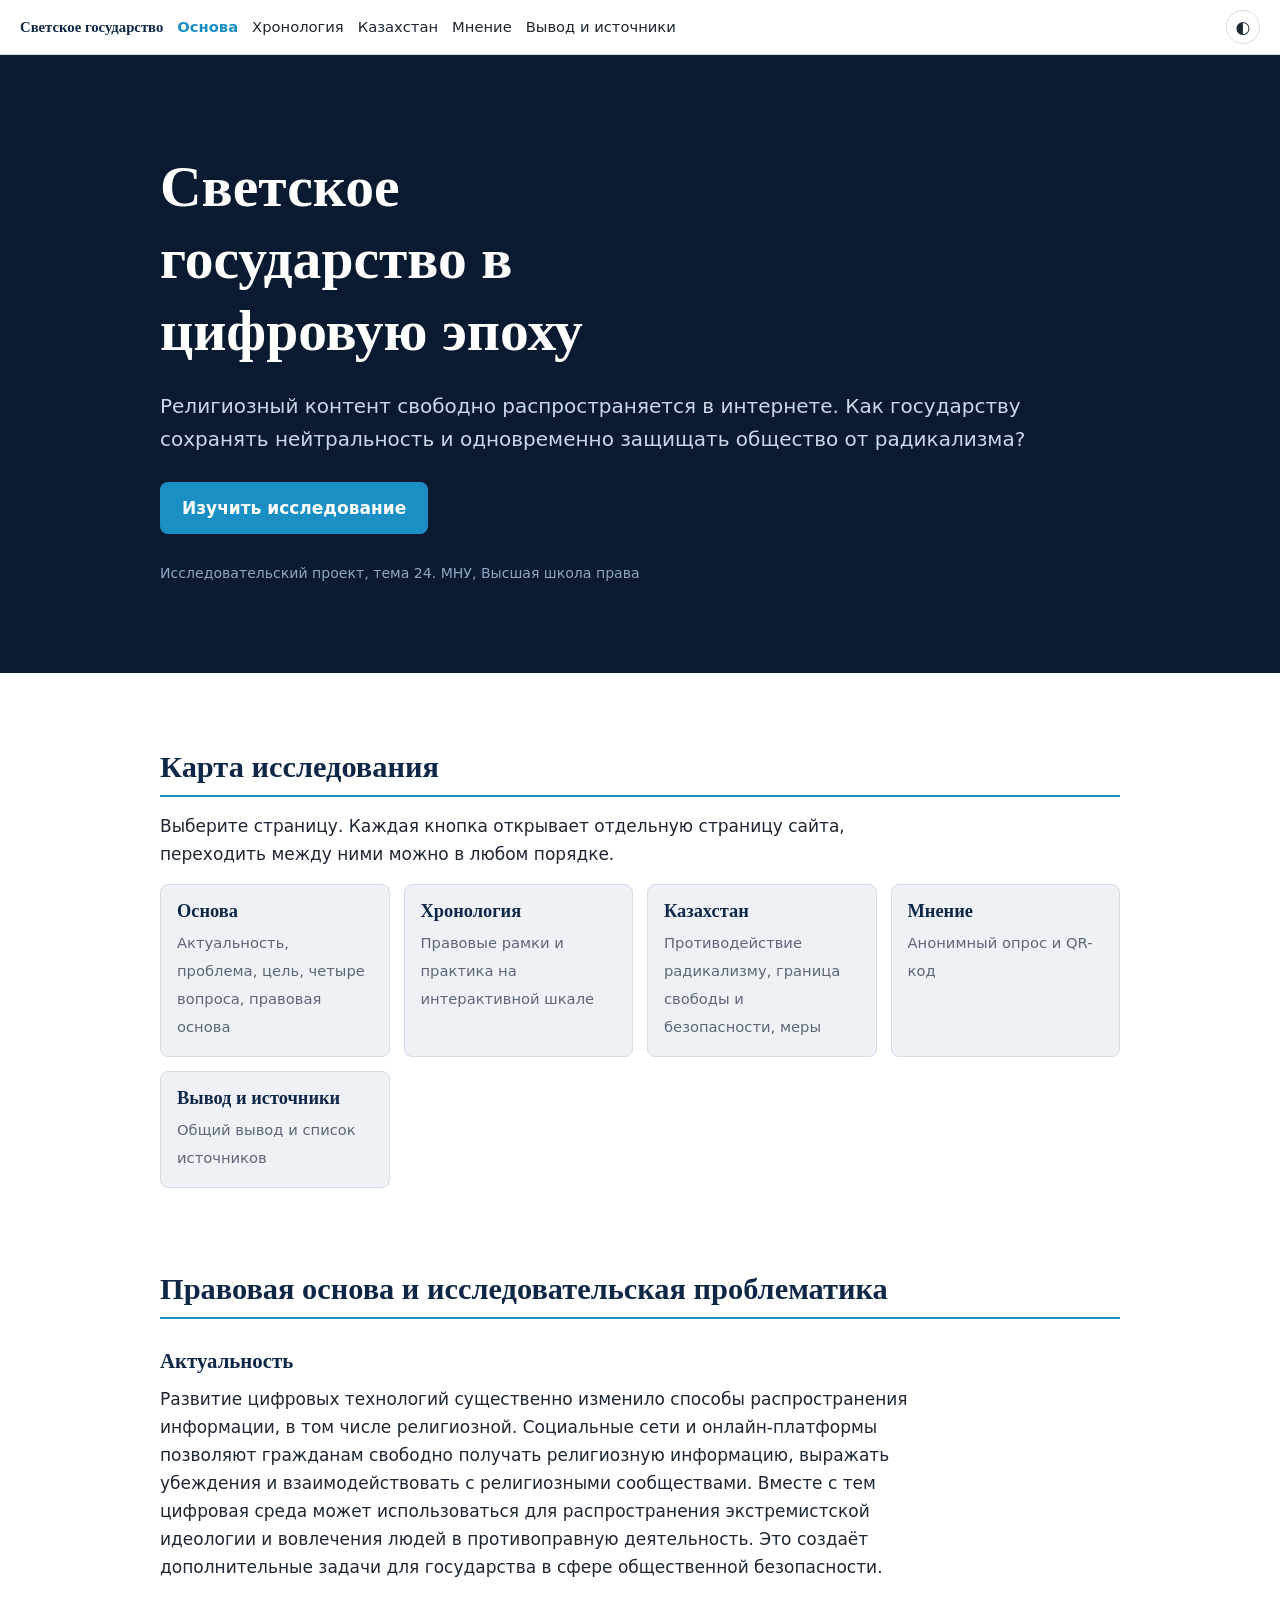
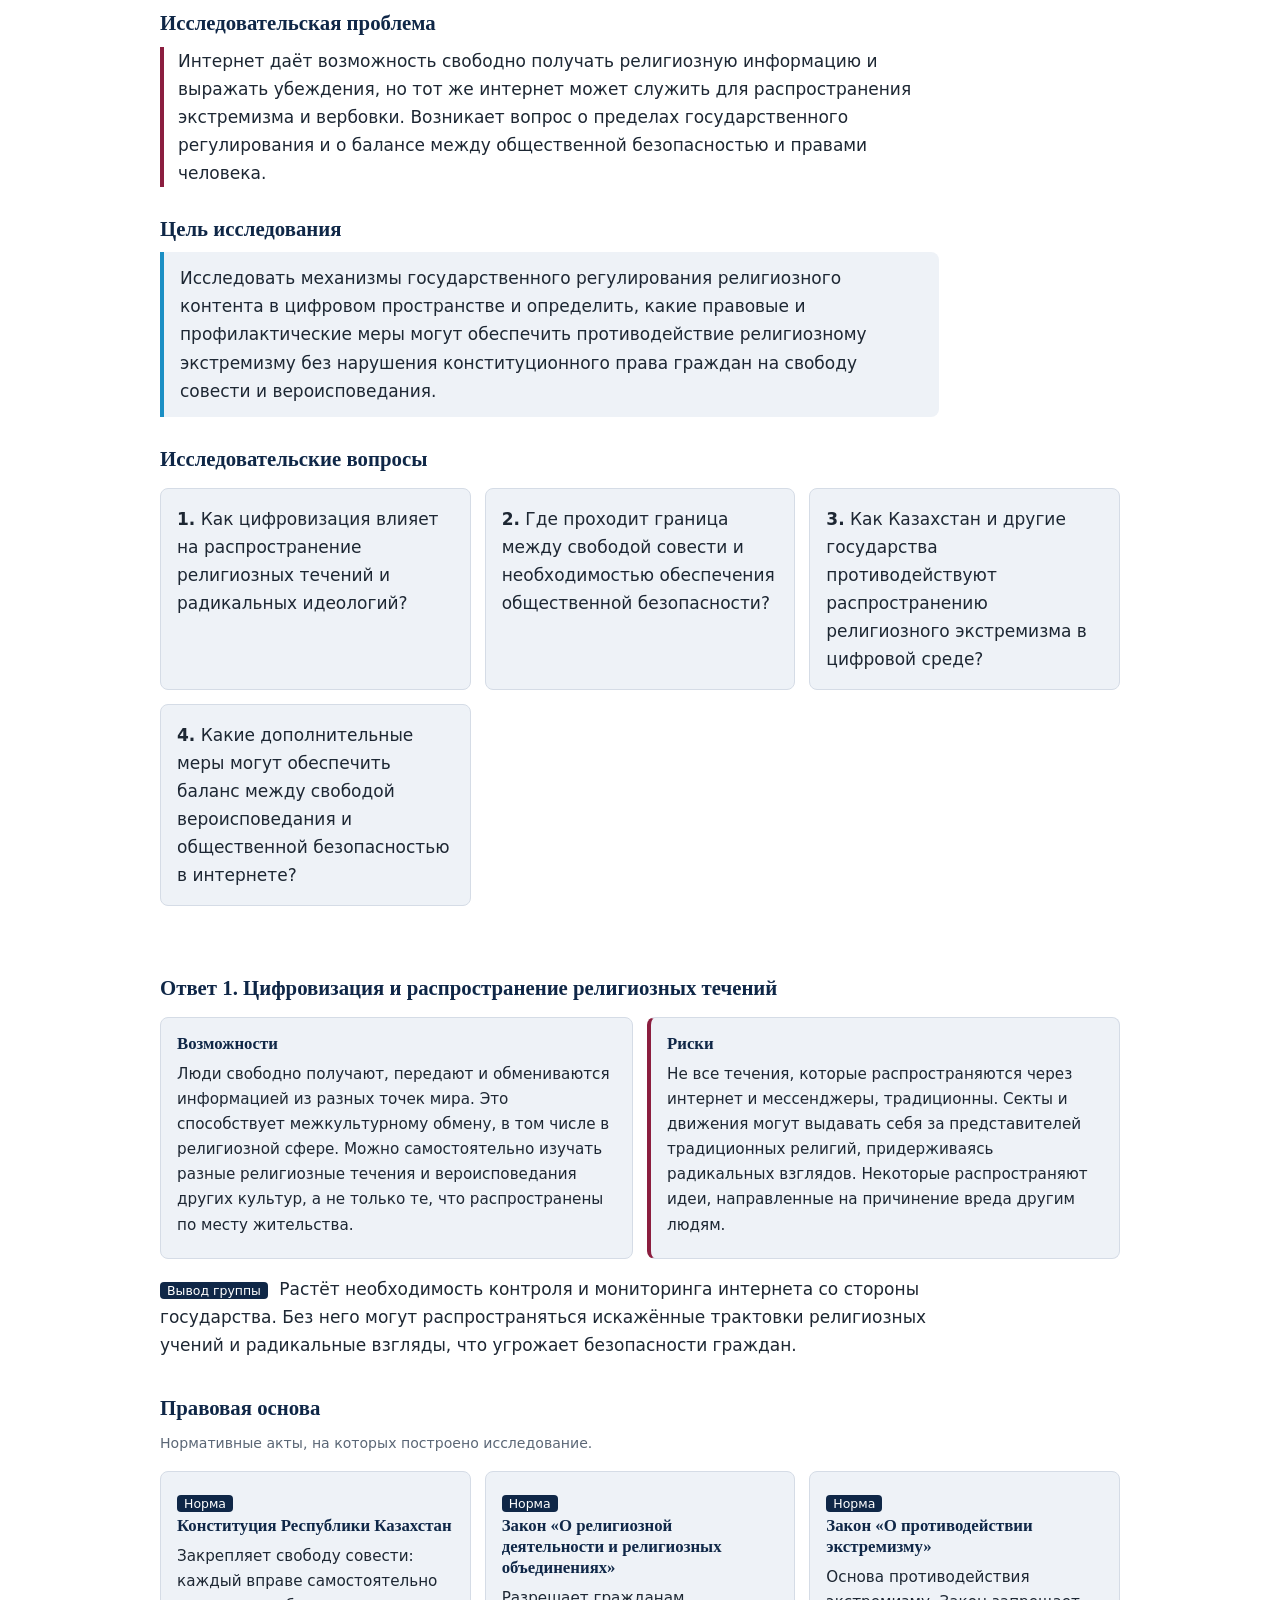
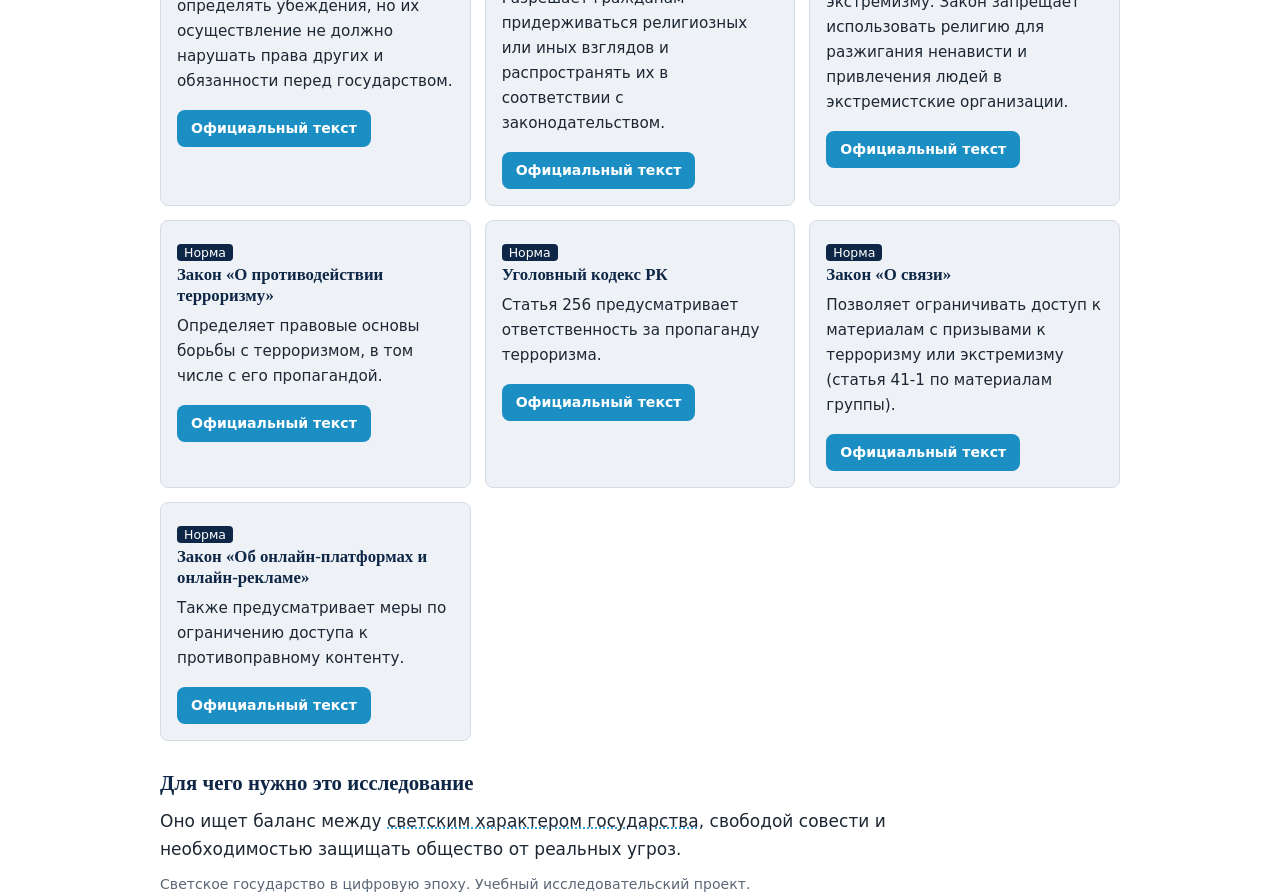
<file: index.html>
<!doctype html>
<html lang="ru">
<head>
<meta charset="utf-8">
<meta name="viewport" content="width=device-width,initial-scale=1">
<title>Основа | Светское государство в цифровую эпоху</title>
<meta name="description" content="Исследовательский проект: как государству сохранять нейтральность и защищать общество от радикализма в интернете.">
<link rel="stylesheet" href="style.css">
</head>
<body>
<div id="bar"></div>
<header class="nav"><a href="index.html" class="logo">Светское государство</a>
<nav><a href="index.html" class="act" aria-current="page">Основа</a><a href="history.html">Хронология</a><a href="kazakhstan.html">Казахстан</a><a href="opinion.html">Мнение</a><a href="conclusion.html">Вывод и источники</a></nav>
<button id="theme" aria-label="Светлая или тёмная тема">◐</button></header>
<section class="hero" id="top"><div class="w">
<h1>Светское государство в цифровую эпоху</h1>
<p class="lead">Религиозный контент свободно распространяется в интернете. Как государству сохранять нейтральность и одновременно защищать общество от радикализма?</p>
<a class="btn" href="#hub">Изучить исследование</a>
<p class="sm">Исследовательский проект, тема 24. МНУ, Высшая школа права</p></div></section>
<section class="w" id="hub"><h2>Карта исследования</h2>
<p>Выберите страницу. Каждая кнопка открывает отдельную страницу сайта, переходить между ними можно в любом порядке.</p>
<div class="g hubg">
<a class="c q" href="#s1"><b>Основа</b><span>Актуальность, проблема, цель, четыре вопроса, правовая основа</span></a>
<a class="c q" href="history.html"><b>Хронология</b><span>Правовые рамки и практика на интерактивной шкале</span></a>
<a class="c q" href="kazakhstan.html"><b>Казахстан</b><span>Противодействие радикализму, граница свободы и безопасности, меры</span></a>
<a class="c q" href="opinion.html"><b>Мнение</b><span>Анонимный опрос и QR-код</span></a>
<a class="c q" href="conclusion.html"><b>Вывод и источники</b><span>Общий вывод и список источников</span></a>
</div></section>

<main class="w">
<section id="s1" class="rv"><h2>Правовая основа и исследовательская проблематика</h2>
<h3>Актуальность</h3>
<p>Развитие цифровых технологий существенно изменило способы распространения информации, в том числе религиозной. Социальные сети и онлайн-платформы позволяют гражданам свободно получать религиозную информацию, выражать убеждения и взаимодействовать с религиозными сообществами. Вместе с тем цифровая среда может использоваться для распространения экстремистской идеологии и вовлечения людей в противоправную деятельность. Это создаёт дополнительные задачи для государства в сфере общественной безопасности.</p>
<h3>Исследовательская проблема</h3>
<p class="warn">Интернет даёт возможность свободно получать религиозную информацию и выражать убеждения, но тот же интернет может служить для распространения экстремизма и вербовки. Возникает вопрос о пределах государственного регулирования и о балансе между общественной безопасностью и правами человека.</p>
<h3>Цель исследования</h3>
<p class="goal">Исследовать механизмы государственного регулирования религиозного контента в цифровом пространстве и определить, какие правовые и профилактические меры могут обеспечить противодействие религиозному экстремизму без нарушения конституционного права граждан на свободу совести и вероисповедания.</p>
<h3>Исследовательские вопросы</h3>
<div class="g">
<a class="c q" href="#q1"><b>1.</b> Как цифровизация влияет на распространение религиозных течений и радикальных идеологий?</a>
<a class="c q" href="kazakhstan.html#q2"><b>2.</b> Где проходит граница между свободой совести и необходимостью обеспечения общественной безопасности?</a>
<a class="c q" href="kazakhstan.html#q3"><b>3.</b> Как Казахстан и другие государства противодействуют распространению религиозного экстремизма в цифровой среде?</a>
<a class="c q" href="kazakhstan.html#q4"><b>4.</b> Какие дополнительные меры могут обеспечить баланс между свободой вероисповедания и общественной безопасностью в интернете?</a>
</div>

<article id="q1" class="ans"><h3>Ответ 1. Цифровизация и распространение религиозных течений</h3>
<div class="g2">
<div class="c"><h4>Возможности</h4><p>Люди свободно получают, передают и обмениваются информацией из разных точек мира. Это способствует межкультурному обмену, в том числе в религиозной сфере. Можно самостоятельно изучать разные религиозные течения и вероисповедания других культур, а не только те, что распространены по месту жительства.</p></div>
<div class="c red"><h4>Риски</h4><p>Не все течения, которые распространяются через интернет и мессенджеры, традиционны. Секты и движения могут выдавать себя за представителей традиционных религий, придерживаясь радикальных взглядов. Некоторые распространяют идеи, направленные на причинение вреда другим людям.</p></div></div>
<p><em class="t">Вывод группы</em> Растёт необходимость контроля и мониторинга интернета со стороны государства. Без него могут распространяться искажённые трактовки религиозных учений и радикальные взгляды, что угрожает безопасности граждан.</p></article>

<h3>Правовая основа</h3>
<p class="sm">Нормативные акты, на которых построено исследование.</p>
<div class="g law">
<div class="c"><em class="t">Норма</em><h4>Конституция Республики Казахстан</h4><p>Закрепляет свободу совести: каждый вправе самостоятельно определять убеждения, но их осуществление не должно нарушать права других и обязанности перед государством.</p><a class="btn s" target="_blank" rel="noopener" href="https://www.akorda.kz/ru/konstituciya-respubliki-kazahstan-3053339">Официальный текст</a></div>
<div class="c"><em class="t">Норма</em><h4>Закон «О религиозной деятельности и религиозных объединениях»</h4><p>Разрешает гражданам придерживаться религиозных или иных взглядов и распространять их в соответствии с законодательством.</p><a class="btn s" target="_blank" rel="noopener" href="https://old.adilet.zan.kz/rus/docs/Z1100000483">Официальный текст</a></div>
<div class="c"><em class="t">Норма</em><h4>Закон «О противодействии экстремизму»</h4><p>Основа противодействия экстремизму. Закон запрещает использовать религию для разжигания ненависти и привлечения людей в экстремистские организации.</p><a class="btn s" target="_blank" rel="noopener" href="https://adilet.zan.kz/rus/docs/Z050000031_?utm_source">Официальный текст</a></div>
<div class="c"><em class="t">Норма</em><h4>Закон «О противодействии терроризму»</h4><p>Определяет правовые основы борьбы с терроризмом, в том числе с его пропагандой.</p><a class="btn s" target="_blank" rel="noopener" href="https://adilet.zan.kz/rus/docs/Z990000416_?utm_source">Официальный текст</a></div>
<div class="c"><em class="t">Норма</em><h4>Уголовный кодекс РК</h4><p>Статья 256 предусматривает ответственность за пропаганду терроризма.</p><a class="btn s" target="_blank" rel="noopener" href="https://adilet.zan.kz/rus/docs/K1400000226">Официальный текст</a></div>
<div class="c"><em class="t">Норма</em><h4>Закон «О связи»</h4><p>Позволяет ограничивать доступ к материалам с призывами к терроризму или экстремизму (статья 41-1 по материалам группы).</p><a class="btn s" target="_blank" rel="noopener" href="https://adilet.zan.kz/rus/docs/Z040000567_">Официальный текст</a></div>
<div class="c"><em class="t">Норма</em><h4>Закон «Об онлайн-платформах и онлайн-рекламе»</h4><p>Также предусматривает меры по ограничению доступа к противоправному контенту.</p><a class="btn s" target="_blank" rel="noopener" href="https://adilet.zan.kz/rus/docs/Z2300000018">Официальный текст</a></div>
</div>
<h3>Для чего нужно это исследование</h3>
<p>Оно ищет баланс между <abbr title="Религия отделена от государства; каждый сам выбирает, какую религию исповедовать, или не исповедует никакой.">светским характером государства</abbr>, свободой совести и необходимостью защищать общество от реальных угроз.</p>
</section>
</main>
<footer class="w sm">Светское государство в цифровую эпоху. Учебный исследовательский проект.</footer>
<button id="up" hidden aria-label="Наверх">↑</button>
<script src="script.js"></script>
</body>
</html>
</file>
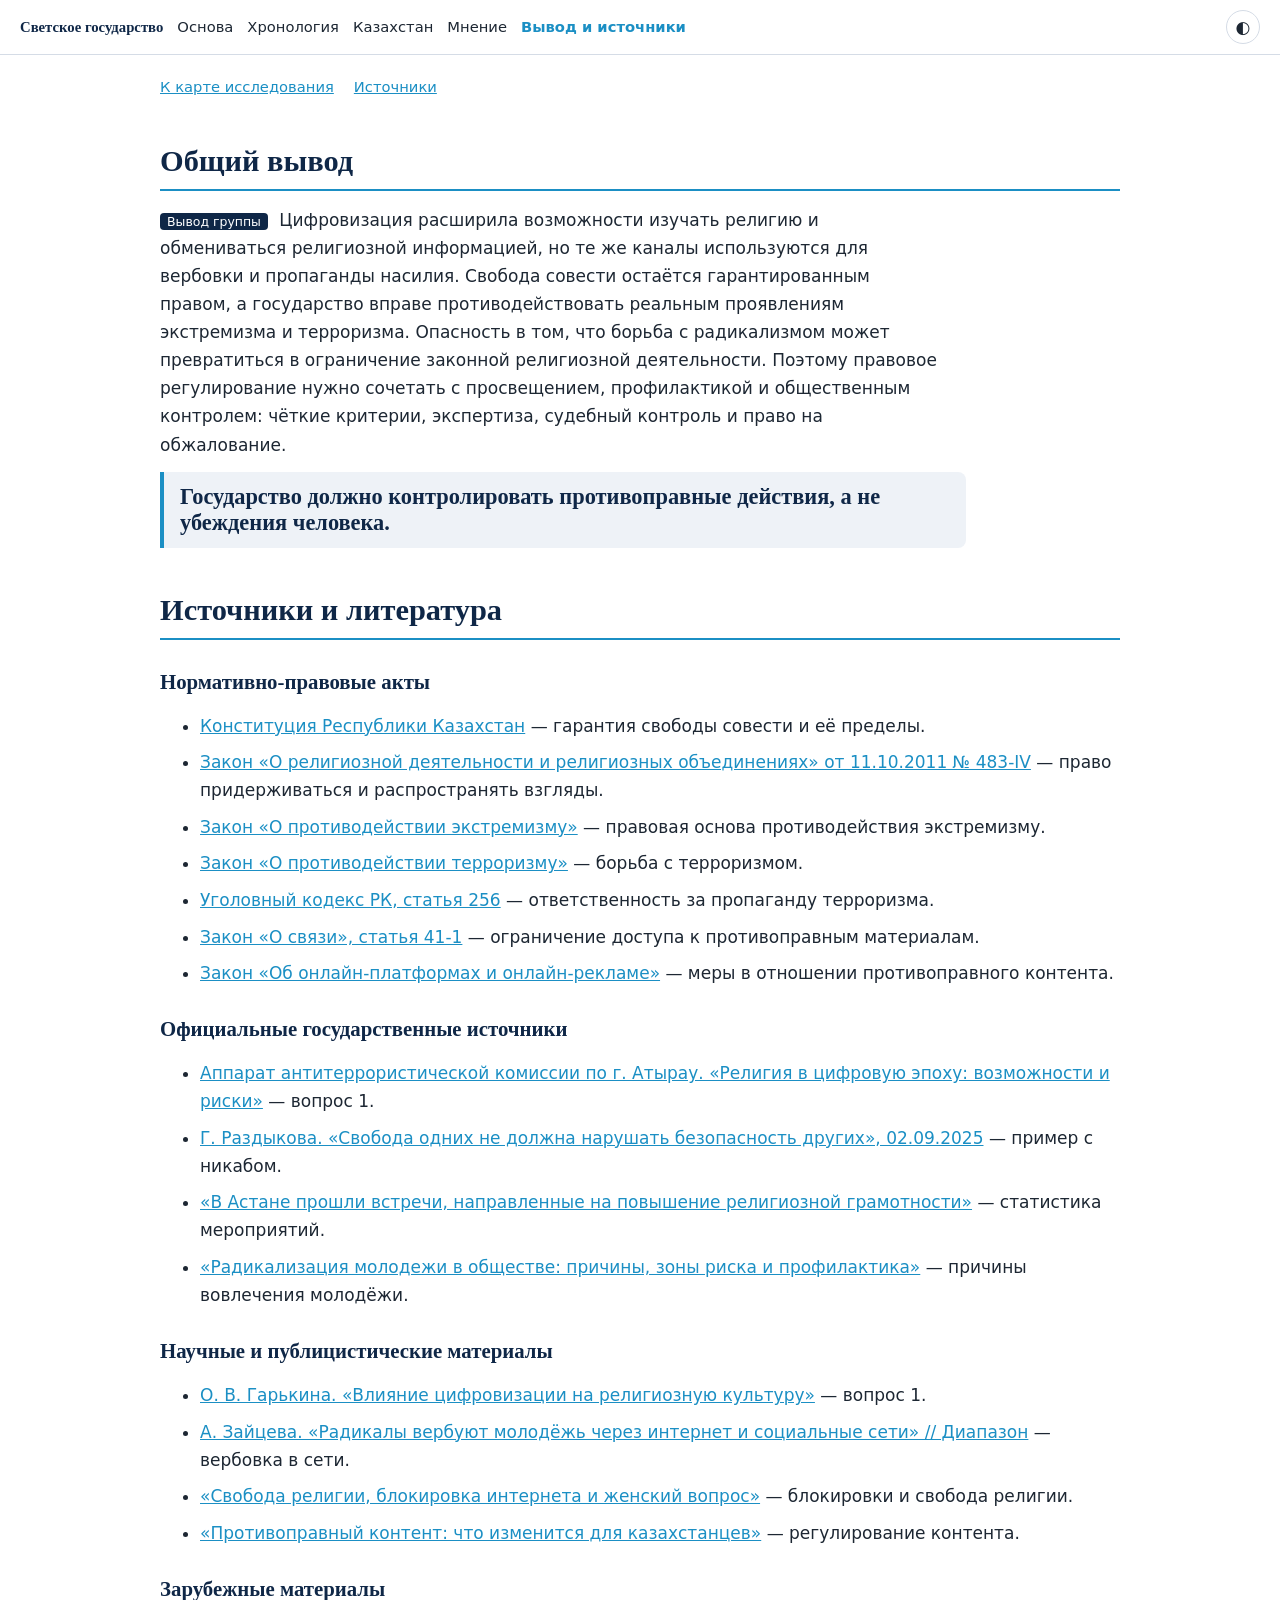
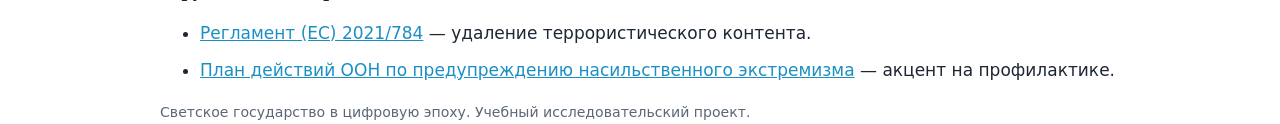
<file: conclusion.html>
<!doctype html>
<html lang="ru">
<head>
<meta charset="utf-8">
<meta name="viewport" content="width=device-width,initial-scale=1">
<title>Вывод и источники | Светское государство в цифровую эпоху</title>
<meta name="description" content="Исследовательский проект: как государству сохранять нейтральность и защищать общество от радикализма в интернете.">
<link rel="stylesheet" href="style.css">
</head>
<body>
<div id="bar"></div>
<header class="nav"><a href="index.html" class="logo">Светское государство</a>
<nav><a href="index.html">Основа</a><a href="history.html">Хронология</a><a href="kazakhstan.html">Казахстан</a><a href="opinion.html">Мнение</a><a href="conclusion.html" class="act" aria-current="page">Вывод и источники</a></nav>
<button id="theme" aria-label="Светлая или тёмная тема">◐</button></header>
<main class="w">
<p class="back"><a href="index.html#hub">К карте исследования</a><a href="conclusion.html#src">Источники</a></p>
<section id="end" class="rv"><h2>Общий вывод</h2>
<p><em class="t">Вывод группы</em> Цифровизация расширила возможности изучать религию и обмениваться религиозной информацией, но те же каналы используются для вербовки и пропаганды насилия. Свобода совести остаётся гарантированным правом, а государство вправе противодействовать реальным проявлениям экстремизма и терроризма. Опасность в том, что борьба с радикализмом может превратиться в ограничение законной религиозной деятельности. Поэтому правовое регулирование нужно сочетать с просвещением, профилактикой и общественным контролем: чёткие критерии, экспертиза, судебный контроль и право на обжалование.</p>
<p class="goal big">Государство должно контролировать противоправные действия, а не убеждения человека.</p></section>
<section id="src" class="rv"><h2>Источники и литература</h2>
<h3>Нормативно-правовые акты</h3><ul class="srcs">
<li><a target="_blank" rel="noopener" href="https://www.akorda.kz/ru/konstituciya-respubliki-kazahstan-3053339">Конституция Республики Казахстан</a> — гарантия свободы совести и её пределы.</li>
<li><a target="_blank" rel="noopener" href="https://old.adilet.zan.kz/rus/docs/Z1100000483">Закон «О религиозной деятельности и религиозных объединениях» от 11.10.2011 № 483-IV</a> — право придерживаться и распространять взгляды.</li>
<li><a target="_blank" rel="noopener" href="https://adilet.zan.kz/rus/docs/Z050000031_?utm_source">Закон «О противодействии экстремизму»</a> — правовая основа противодействия экстремизму.</li>
<li><a target="_blank" rel="noopener" href="https://adilet.zan.kz/rus/docs/Z990000416_?utm_source">Закон «О противодействии терроризму»</a> — борьба с терроризмом.</li>
<li><a target="_blank" rel="noopener" href="https://adilet.zan.kz/rus/docs/K1400000226">Уголовный кодекс РК, статья 256</a> — ответственность за пропаганду терроризма.</li>
<li><a target="_blank" rel="noopener" href="https://adilet.zan.kz/rus/docs/Z040000567_">Закон «О связи», статья 41-1</a> — ограничение доступа к противоправным материалам.</li>
<li><a target="_blank" rel="noopener" href="https://adilet.zan.kz/rus/docs/Z2300000018">Закон «Об онлайн-платформах и онлайн-рекламе»</a> — меры в отношении противоправного контента.</li></ul>
<h3>Официальные государственные источники</h3><ul class="srcs">
<li><a target="_blank" rel="noopener" href="https://www.gov.kz/org/antiterrosticheskiy-centr/press/news/details/1198860?lang=ru">Аппарат антитеррористической комиссии по г. Атырау. «Религия в цифровую эпоху: возможности и риски»</a> — вопрос 1.</li>
<li><a target="_blank" rel="noopener" href="https://www.gov.kz/org/aqmola-esil/press/article/details/212210?lang=ru">Г. Раздыкова. «Свобода одних не должна нарушать безопасность других», 02.09.2025</a> — пример с никабом.</li>
<li><a target="_blank" rel="noopener" href="https://www.gov.kz/org/astana/press/news/details/1199771?lang=ru">«В Астане прошли встречи, направленные на повышение религиозной грамотности»</a> — статистика мероприятий.</li>
<li><a target="_blank" rel="noopener" href="https://www.gov.kz/org/ovp-osakarovka/press/article/details/89286?lang=kk">«Радикализация молодежи в обществе: причины, зоны риска и профилактика»</a> — причины вовлечения молодёжи.</li></ul>
<h3>Научные и публицистические материалы</h3><ul class="srcs">
<li><a target="_blank" rel="noopener" href="https://lawinfo.ru/articles/9745/vliyanie-cifrovizacii-na-religioznuyu-kulturu">О. В. Гарькина. «Влияние цифровизации на религиозную культуру»</a> — вопрос 1.</li>
<li><a target="_blank" rel="noopener" href="https://diapazon.kz/news/137838-radikali-verbuyut-molodezh-cherez-internet-i-socialnie-seti">А. Зайцева. «Радикалы вербуют молодёжь через интернет и социальные сети» // Диапазон</a> — вербовка в сети.</li>
<li><a target="_blank" rel="noopener" href="https://bureau.kz/novosti/svoboda-religii-blokirovka/">«Свобода религии, блокировка интернета и женский вопрос»</a> — блокировки и свобода религии.</li>
<li><a target="_blank" rel="noopener" href="https://24.kz/ru/news/social/736457-protivopravnyj-kontent-chto-izmenitsya-dlya-kazakhstantsev">«Противоправный контент: что изменится для казахстанцев»</a> — регулирование контента.</li></ul>
<h3>Зарубежные материалы</h3><ul class="srcs">
<li><a target="_blank" rel="noopener" href="https://eur-lex.europa.eu/eli/reg/2021/784/oj/eng">Регламент (ЕС) 2021/784</a> — удаление террористического контента.</li>
<li><a target="_blank" rel="noopener" href="https://www.un.org/counterterrorism/en/plan-of-action-to-prevent-violent-extremism">План действий ООН по предупреждению насильственного экстремизма</a> — акцент на профилактике.</li></ul>
</section>
</main>
<footer class="w sm">Светское государство в цифровую эпоху. Учебный исследовательский проект.</footer>
<button id="up" hidden aria-label="Наверх">↑</button>
<script src="script.js"></script>
</body>
</html>
</file>
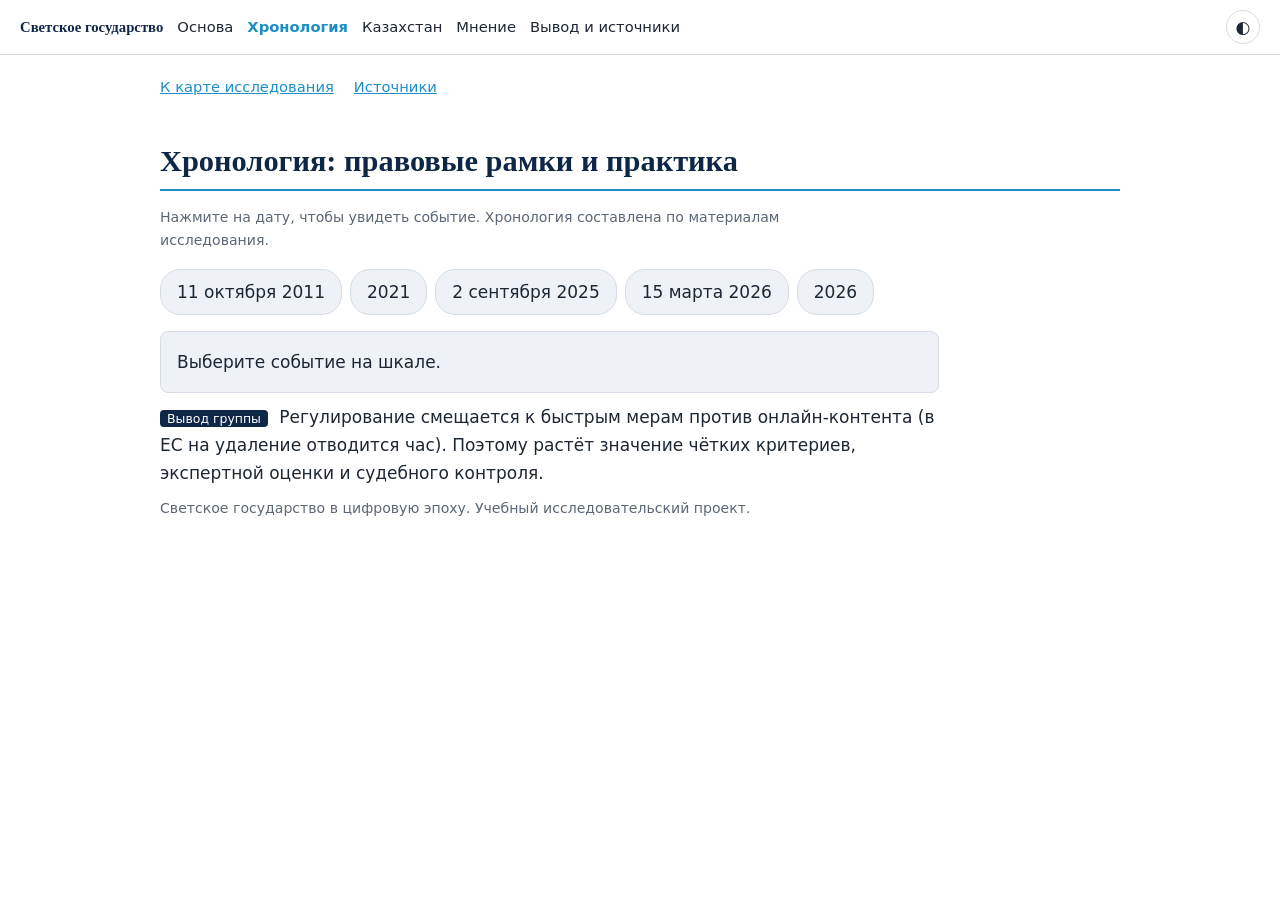
<file: history.html>
<!doctype html>
<html lang="ru">
<head>
<meta charset="utf-8">
<meta name="viewport" content="width=device-width,initial-scale=1">
<title>Хронология | Светское государство в цифровую эпоху</title>
<meta name="description" content="Исследовательский проект: как государству сохранять нейтральность и защищать общество от радикализма в интернете.">
<link rel="stylesheet" href="style.css">
</head>
<body>
<div id="bar"></div>
<header class="nav"><a href="index.html" class="logo">Светское государство</a>
<nav><a href="index.html">Основа</a><a href="history.html" class="act" aria-current="page">Хронология</a><a href="kazakhstan.html">Казахстан</a><a href="opinion.html">Мнение</a><a href="conclusion.html">Вывод и источники</a></nav>
<button id="theme" aria-label="Светлая или тёмная тема">◐</button></header>
<main class="w">
<p class="back"><a href="index.html#hub">К карте исследования</a><a href="conclusion.html#src">Источники</a></p>
<section id="s2" class="rv"><h2>Хронология: правовые рамки и практика</h2>
<p class="sm">Нажмите на дату, чтобы увидеть событие. Хронология составлена по материалам исследования.</p>
<div class="tl">
<button data-t="Закон РК № 483-IV «О религиозной деятельности и религиозных объединениях» разрешает гражданам придерживаться религиозных или иных взглядов и распространять их в соответствии с законодательством.">11 октября 2011</button>
<button data-t="Регламент ЕС 2021/784: платформы должны удалять террористический контент в течение одного часа после получения соответствующего требования.">2021</button>
<button data-t="Статья Гульназ Раздыковой «Свобода одних не должна нарушать безопасность других» рассматривает необходимость ограничений на ношение никаба в общественных местах: закрытое лицо затрудняет установление личности.">2 сентября 2025</button>
<button data-t="Конституция Республики Казахстан принята на республиканском референдуме.">15 марта 2026</button>
<button data-t="В Астане проведено 20 мероприятий по религиозной грамотности с участием более 700 человек; на рынке «Шарын» состоялись четыре встречи, охватившие 150 человек.">2026</button>
</div>
<p id="tlo" class="c" aria-live="polite">Выберите событие на шкале.</p>
<p><em class="t">Вывод группы</em> Регулирование смещается к быстрым мерам против онлайн-контента (в ЕС на удаление отводится час). Поэтому растёт значение чётких критериев, экспертной оценки и судебного контроля.</p></section>
</main>
<footer class="w sm">Светское государство в цифровую эпоху. Учебный исследовательский проект.</footer>
<button id="up" hidden aria-label="Наверх">↑</button>
<script src="script.js"></script>
</body>
</html>
</file>
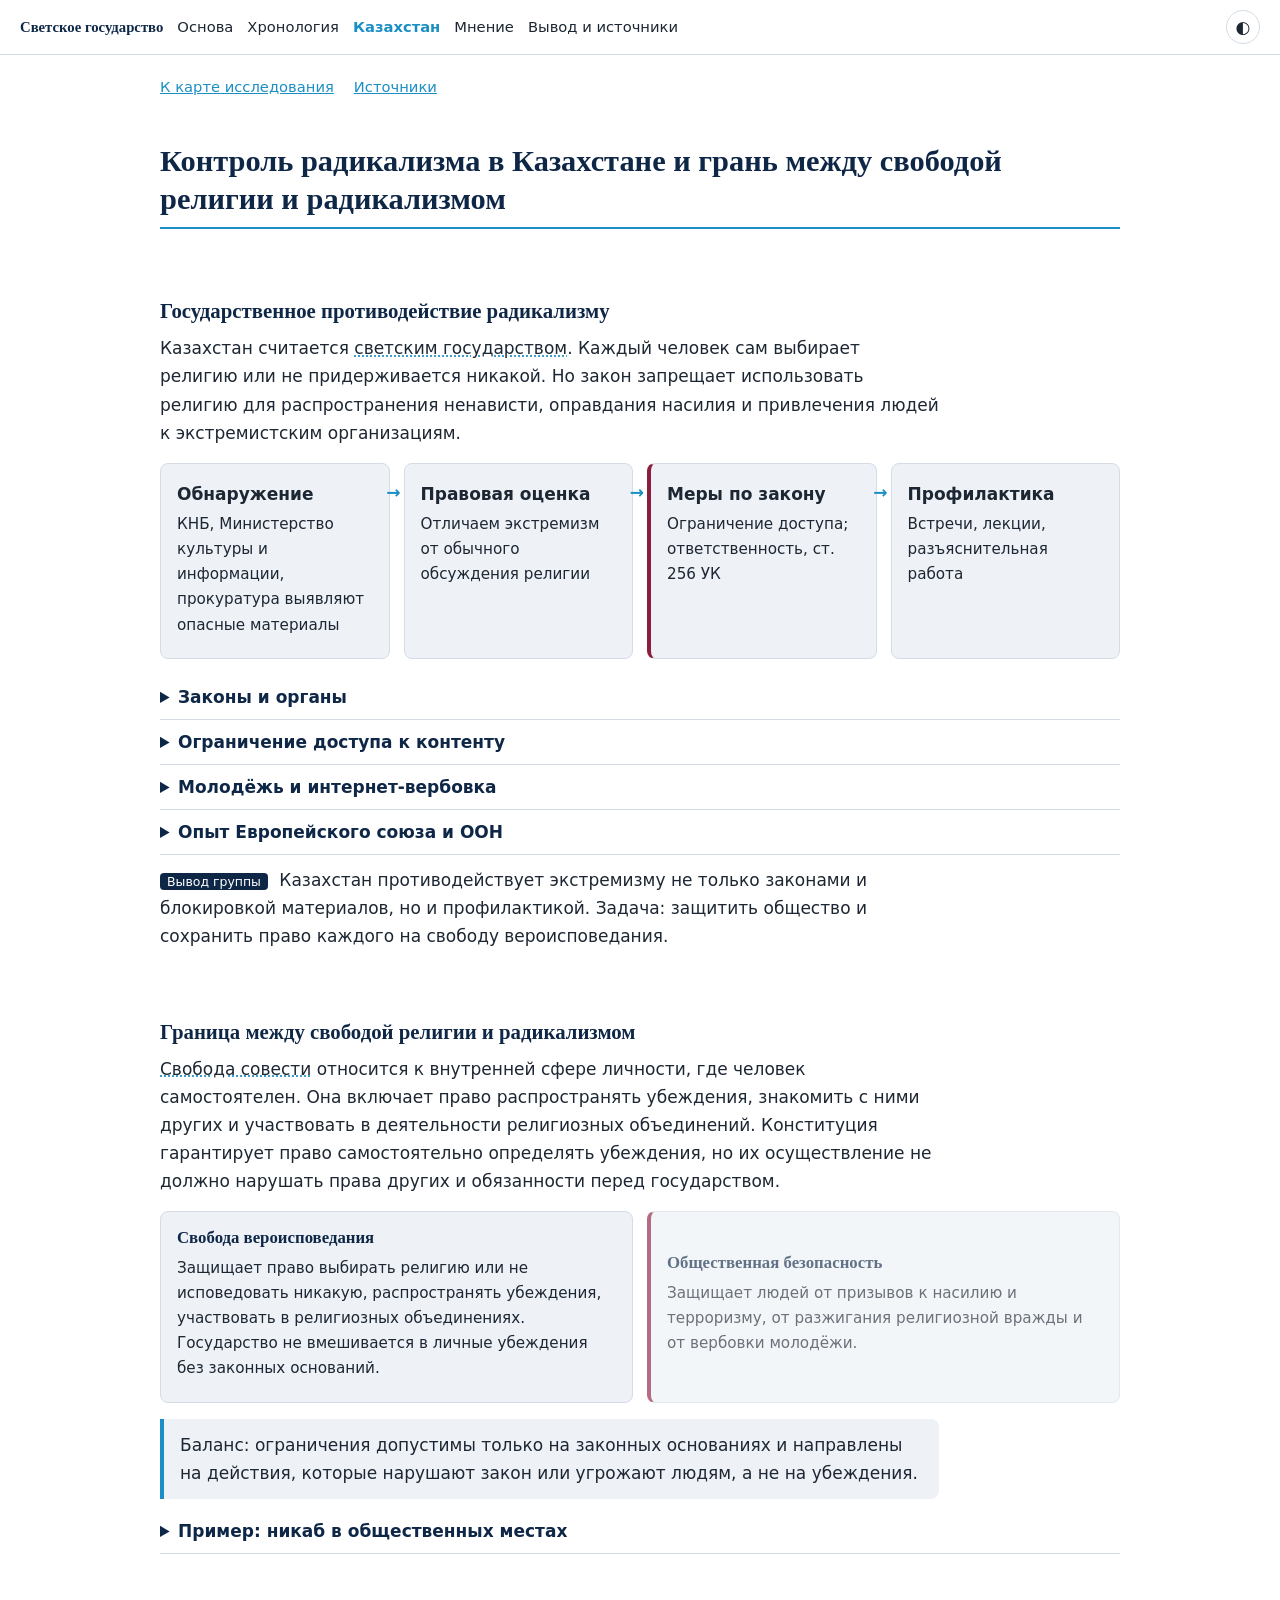
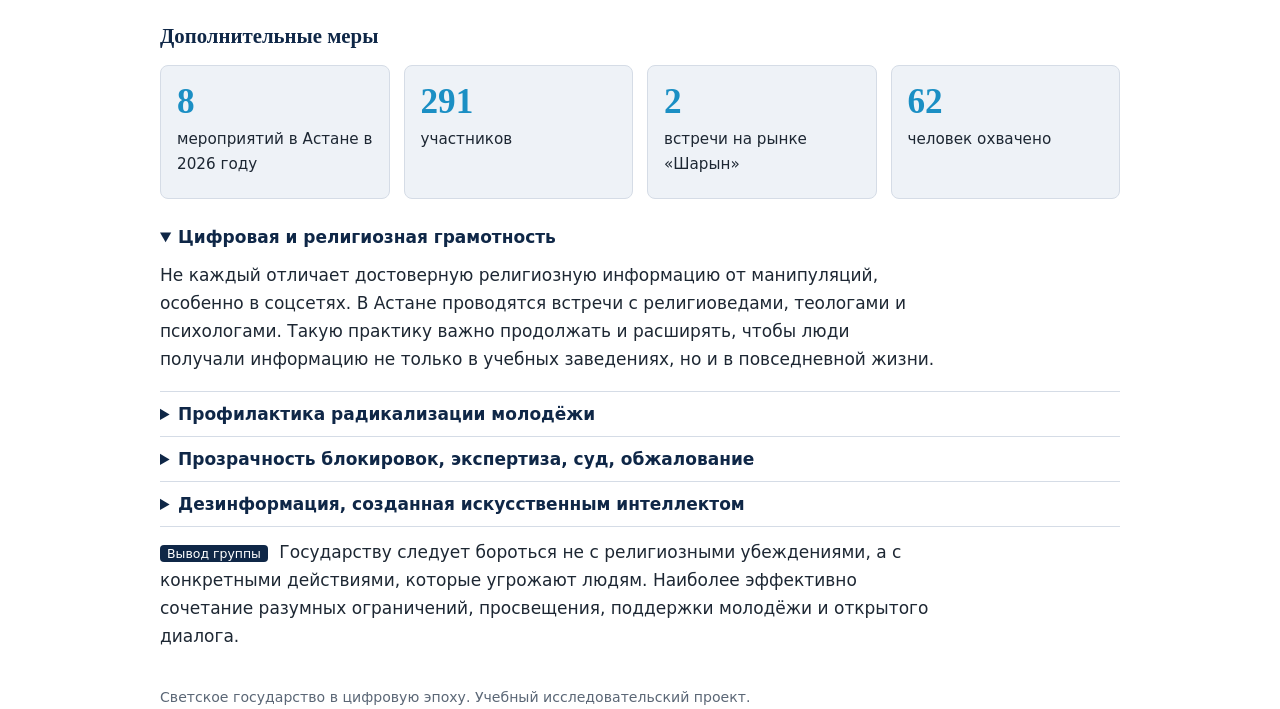
<file: kazakhstan.html>
<!doctype html>
<html lang="ru">
<head>
<meta charset="utf-8">
<meta name="viewport" content="width=device-width,initial-scale=1">
<title>Казахстан | Светское государство в цифровую эпоху</title>
<meta name="description" content="Исследовательский проект: как государству сохранять нейтральность и защищать общество от радикализма в интернете.">
<link rel="stylesheet" href="style.css">
</head>
<body>
<div id="bar"></div>
<header class="nav"><a href="index.html" class="logo">Светское государство</a>
<nav><a href="index.html">Основа</a><a href="history.html">Хронология</a><a href="kazakhstan.html" class="act" aria-current="page">Казахстан</a><a href="opinion.html">Мнение</a><a href="conclusion.html">Вывод и источники</a></nav>
<button id="theme" aria-label="Светлая или тёмная тема">◐</button></header>
<main class="w">
<p class="back"><a href="index.html#hub">К карте исследования</a><a href="conclusion.html#src">Источники</a></p>
<section id="s3" class="rv"><h2>Контроль радикализма в Казахстане и грань между свободой религии и радикализмом</h2>
<article id="q3" class="ans"><h3>Государственное противодействие радикализму</h3>
<p>Казахстан считается <abbr title="Религия отделена от государства.">светским государством</abbr>. Каждый человек сам выбирает религию или не придерживается никакой. Но закон запрещает использовать религию для распространения ненависти, оправдания насилия и привлечения людей к экстремистским организациям.</p>
<div class="flow">
<div class="c"><b>Обнаружение</b><p>КНБ, Министерство культуры и информации, прокуратура выявляют опасные материалы</p></div>
<div class="c"><b>Правовая оценка</b><p>Отличаем экстремизм от обычного обсуждения религии</p></div>
<div class="c red"><b>Меры по закону</b><p>Ограничение доступа; ответственность, ст. 256 УК</p></div>
<div class="c"><b>Профилактика</b><p>Встречи, лекции, разъяснительная работа</p></div></div>
<details><summary>Законы и органы</summary><p>Действуют законы «О противодействии экстремизму», «О противодействии терроризму» и Уголовный кодекс. Статья 256 УК предусматривает ответственность за пропаганду терроризма. Государственные органы выявляют опасные материалы, следят за соблюдением законов и проводят профилактику.</p></details>
<details><summary>Ограничение доступа к контенту</summary><p>Если в интернете появляются призывы к терроризму или экстремизму, государство может ограничить доступ к ним. Такие меры предусмотрены законами «О связи» и «Об онлайн-платформах и онлайн-рекламе». Религиозные публикации сами по себе не являются нарушением закона.</p></details>
<details><summary>Молодёжь и интернет-вербовка</summary><p>Экстремистские группы пытаются привлекать участников через соцсети и мессенджеры. Поэтому проводятся встречи, лекции и разъяснительные мероприятия, помогающие распознавать пропаганду.</p></details>
<details><summary>Опыт Европейского союза и ООН</summary><p>В ЕС действует Регламент 2021/784: платформы удаляют террористический контент в течение одного часа после получения требования. ООН делает акцент на образовании и профилактике экстремизма среди молодёжи.</p></details>
<p><em class="t">Вывод группы</em> Казахстан противодействует экстремизму не только законами и блокировкой материалов, но и профилактикой. Задача: защитить общество и сохранить право каждого на свободу вероисповедания.</p></article>

<article id="q2" class="ans"><h3>Граница между свободой религии и радикализмом</h3>
<p><abbr title="Этические, духовные, философские, мировоззренческие, культурные и религиозные убеждения гражданина.">Свобода совести</abbr> относится к внутренней сфере личности, где человек самостоятелен. Она включает право распространять убеждения, знакомить с ними других и участвовать в деятельности религиозных объединений. Конституция гарантирует право самостоятельно определять убеждения, но их осуществление не должно нарушать права других и обязанности перед государством.</p>
<div class="g2 cmp">
<button class="c on" aria-pressed="true"><h4>Свобода вероисповедания</h4><p>Защищает право выбирать религию или не исповедовать никакую, распространять убеждения, участвовать в религиозных объединениях. Государство не вмешивается в личные убеждения без законных оснований.</p></button>
<button class="c red" aria-pressed="false"><h4>Общественная безопасность</h4><p>Защищает людей от призывов к насилию и терроризму, от разжигания религиозной вражды и от вербовки молодёжи.</p></button></div>
<p id="bal" class="goal">Баланс: ограничения допустимы только на законных основаниях и направлены на действия, которые нарушают закон или угрожают людям, а не на убеждения.</p>
<details><summary>Пример: никаб в общественных местах</summary><p><em class="t">Мнение автора</em> В статье Гульназ Раздыковой (2 сентября 2025 года) такие ограничения объясняются тем, что закрытое лицо затрудняет установление личности, что важно в аэропортах, учебных заведениях и других общественных местах.</p><p><em class="t">Вывод группы</em> Пример показывает, что важно учитывать и безопасность, и право выражать убеждения: то, что внешний вид или взгляды отличаются от привычных большинству, ещё не означает угрозу.</p></details></article>

<article id="q4" class="ans"><h3>Дополнительные меры</h3>
<div class="stats">
<div class="c"><b data-n="20">0</b><p>мероприятий в Астане в 2026 году</p></div>
<div class="c"><b data-n="700" data-s="+">0</b><p>участников</p></div>
<div class="c"><b data-n="4">0</b><p>встречи на рынке «Шарын»</p></div>
<div class="c"><b data-n="150">0</b><p>человек охвачено</p></div></div>
<details open><summary>Цифровая и религиозная грамотность</summary><p>Не каждый отличает достоверную религиозную информацию от манипуляций, особенно в соцсетях. В Астане проводятся встречи с религиоведами, теологами и психологами. Такую практику важно продолжать и расширять, чтобы люди получали информацию не только в учебных заведениях, но и в повседневной жизни.</p></details>
<details><summary>Профилактика радикализации молодёжи</summary><p>Причиной может стать не только недостаток знаний о религии, но и одиночество, депрессия, отсутствие поддержки и чувство ненужности. Важно создавать условия, где молодые люди могут открыто обсуждать религиозные вопросы и получать достоверные ответы.</p></details>
<details><summary>Прозрачность блокировок, экспертиза, суд, обжалование</summary><p>Призывы к насилию, терроризму и межрелигиозной розни должны пресекаться, но под это определение не должны попадать обычные религиозные публикации. Для этого нужны чёткие критерии, экспертная оценка и судебный контроль, а пользователь должен иметь возможность обжаловать ограничение.</p></details>
<details><summary>Дезинформация, созданная искусственным интеллектом</summary><p>Сегодня можно создавать поддельные видео, изображения и сообщения, поэтому гражданам важно проверять информацию и не доверять слепо всему, что они видят в интернете.</p></details>
<p><em class="t">Вывод группы</em> Государству следует бороться не с религиозными убеждениями, а с конкретными действиями, которые угрожают людям. Наиболее эффективно сочетание разумных ограничений, просвещения, поддержки молодёжи и открытого диалога.</p></article>
</section>
</main>
<footer class="w sm">Светское государство в цифровую эпоху. Учебный исследовательский проект.</footer>
<button id="up" hidden aria-label="Наверх">↑</button>
<script src="script.js"></script>
</body>
</html>
</file>
<file: style.css>
:root{--ink:#0f2747;--bg:#fff;--bg2:#eef2f7;--tx:#1d2733;--mu:#5b6776;--cy:#1b8fc4;--rd:#8b1e3f;--ln:#d5dce6}
[data-theme=dark]{--ink:#a9d2f3;--bg:#0b1624;--bg2:#13243a;--tx:#e6edf5;--mu:#9aa9bb;--cy:#4cb4e8;--rd:#e58aa3;--ln:#27405c}
*{box-sizing:border-box}[hidden]{display:none!important}
html{scroll-behavior:smooth;scroll-padding-top:64px}
body{margin:0;background:var(--bg);color:var(--tx);font:17px/1.65 system-ui,"Segoe UI",Roboto,sans-serif}
h1,h2,h3,h4{font-family:Georgia,"PT Serif",serif;color:var(--ink);line-height:1.25;margin:1.4em 0 .5em}
h2{font-size:1.9rem;border-bottom:2px solid var(--cy);padding-bottom:.3em}h3{font-size:1.3rem}h4{font-size:1.05rem;margin:0 0 .4em}
p{margin:.6em 0;max-width:72ch}a{color:var(--cy)}.w{max-width:1000px;margin:auto;padding:0 20px}
.sm{font-size:.88rem;color:var(--mu)}
#bar{position:fixed;top:0;left:0;height:3px;background:var(--cy);z-index:30;width:0}
.nav{position:sticky;top:0;z-index:20;display:flex;gap:14px;align-items:center;padding:10px 20px;background:var(--bg);border-bottom:1px solid var(--ln)}
.nav nav{display:flex;gap:14px;overflow-x:auto;flex:1;white-space:nowrap}.nav a{text-decoration:none;color:var(--tx);font-size:.92rem}.nav a:hover{color:var(--cy)}
.logo{font-family:Georgia,serif;font-weight:700;color:var(--ink)!important}
button{font:inherit;cursor:pointer}#theme{background:none;border:1px solid var(--ln);border-radius:50%;width:34px;height:34px;color:var(--tx)}
:focus-visible{outline:3px solid var(--cy);outline-offset:2px}
.hero{background:#0a1a30;color:#fff;padding:96px 0 80px}.hero h1{color:#fff;font-size:clamp(2rem,6vw,3.6rem);margin:0 0 .4em;max-width:16ch}
.lead{font-size:1.25rem;color:#c9d8ea}.hero .sm{color:#8fa6c2;margin-top:2em}
.btn{display:inline-block;background:var(--cy);color:#fff;border:0;border-radius:8px;padding:12px 22px;text-decoration:none;font-weight:600;margin-top:.8em}
.btn:disabled{opacity:.45;cursor:not-allowed}.btn.s{padding:7px 14px;font-size:.88rem}
.g,.g2,.flow,.stats{display:grid;gap:14px;margin:16px 0}.g{grid-template-columns:repeat(auto-fit,minmax(230px,1fr))}.g2{grid-template-columns:repeat(auto-fit,minmax(300px,1fr))}
.flow{grid-template-columns:repeat(auto-fit,minmax(190px,1fr))}.stats{grid-template-columns:repeat(auto-fit,minmax(150px,1fr))}
.c{background:var(--bg2);border:1px solid var(--ln);border-radius:8px;padding:16px;color:var(--tx);text-align:left;text-decoration:none}
a.q:hover,.cmp .c:hover{border-color:var(--cy)}.c p{margin:.3em 0;font-size:.95rem}
.c.red,.warn{border-left:4px solid var(--rd)}.warn{padding-left:14px}.cmp .c{font:inherit}.cmp .c:not(.on){opacity:.65}
.flow .c{position:relative}.flow .c:not(:last-child)::after{content:"→";position:absolute;right:-12px;top:14px;color:var(--cy);font-weight:700}
.goal{border-left:4px solid var(--cy);background:var(--bg2);padding:12px 16px;border-radius:0 8px 8px 0}.big{font:700 1.4rem Georgia,serif;color:var(--ink)}
.t{font-style:normal;font-size:.78rem;background:var(--ink);color:var(--bg);border-radius:4px;padding:1px 7px;margin-right:6px;white-space:nowrap}
.ans{margin:36px 0;padding-top:4px}details{border-bottom:1px solid var(--ln);padding:8px 0}summary{cursor:pointer;font-weight:600;color:var(--ink)}
abbr{text-decoration:underline dotted var(--cy);cursor:help}
.stats b{font:700 2.2rem Georgia,serif;color:var(--cy)}
.tl{display:flex;flex-wrap:wrap;gap:8px;margin:16px 0}.tl button{background:var(--bg2);border:1px solid var(--ln);border-radius:20px;padding:8px 16px;color:var(--tx)}.tl button.on{background:var(--cy);color:#fff;border-color:var(--cy)}
.qrbox{display:flex;gap:24px;align-items:center;flex-wrap:wrap;margin:24px 0}#qr{min-width:220px;min-height:220px;background:#fff;padding:10px;border-radius:8px;display:flex;align-items:center;justify-content:center;color:#444;font-size:.85rem}
#opts button{display:block;width:100%;text-align:left;background:var(--bg2);border:2px solid var(--ln);border-radius:8px;padding:12px 16px;margin:8px 0;color:var(--tx)}#opts button.on{border-color:var(--cy)}
.rw{margin:12px 0}.tr{background:var(--bg2);border-radius:6px;height:14px;overflow:hidden;margin:4px 0}.tr i{display:block;height:100%;background:var(--cy);transition:width .8s}
.srcs li{margin:.5em 0}footer{padding:30px 20px}
#up{position:fixed;right:18px;bottom:18px;width:44px;height:44px;border-radius:50%;border:0;background:var(--ink);color:var(--bg);font-size:1.3rem}
.pre{opacity:0;transform:translateY(12px)}.rv{transition:opacity .6s,transform .6s}.pre.in{opacity:1;transform:none}
@media(max-width:700px){.flow .c::after{display:none}.nav .logo{display:none}}
@media(prefers-reduced-motion:reduce){html{scroll-behavior:auto}.rv,.tr i{transition:none}.pre{opacity:1;transform:none}}

/* Карта исследования и навигация по страницам */
#hub{padding-top:32px;padding-bottom:24px}
.hubg{grid-template-columns:repeat(auto-fit,minmax(210px,1fr))}
.hubg b{display:block;font:700 1.15rem Georgia,"PT Serif",serif;color:var(--ink);margin-bottom:.3em}
.hubg span{color:var(--mu);font-size:.92rem}
.back{display:flex;gap:20px;margin:20px 0 0;font-size:.92rem}
.nav a.act{color:var(--cy);font-weight:700}
</file>
